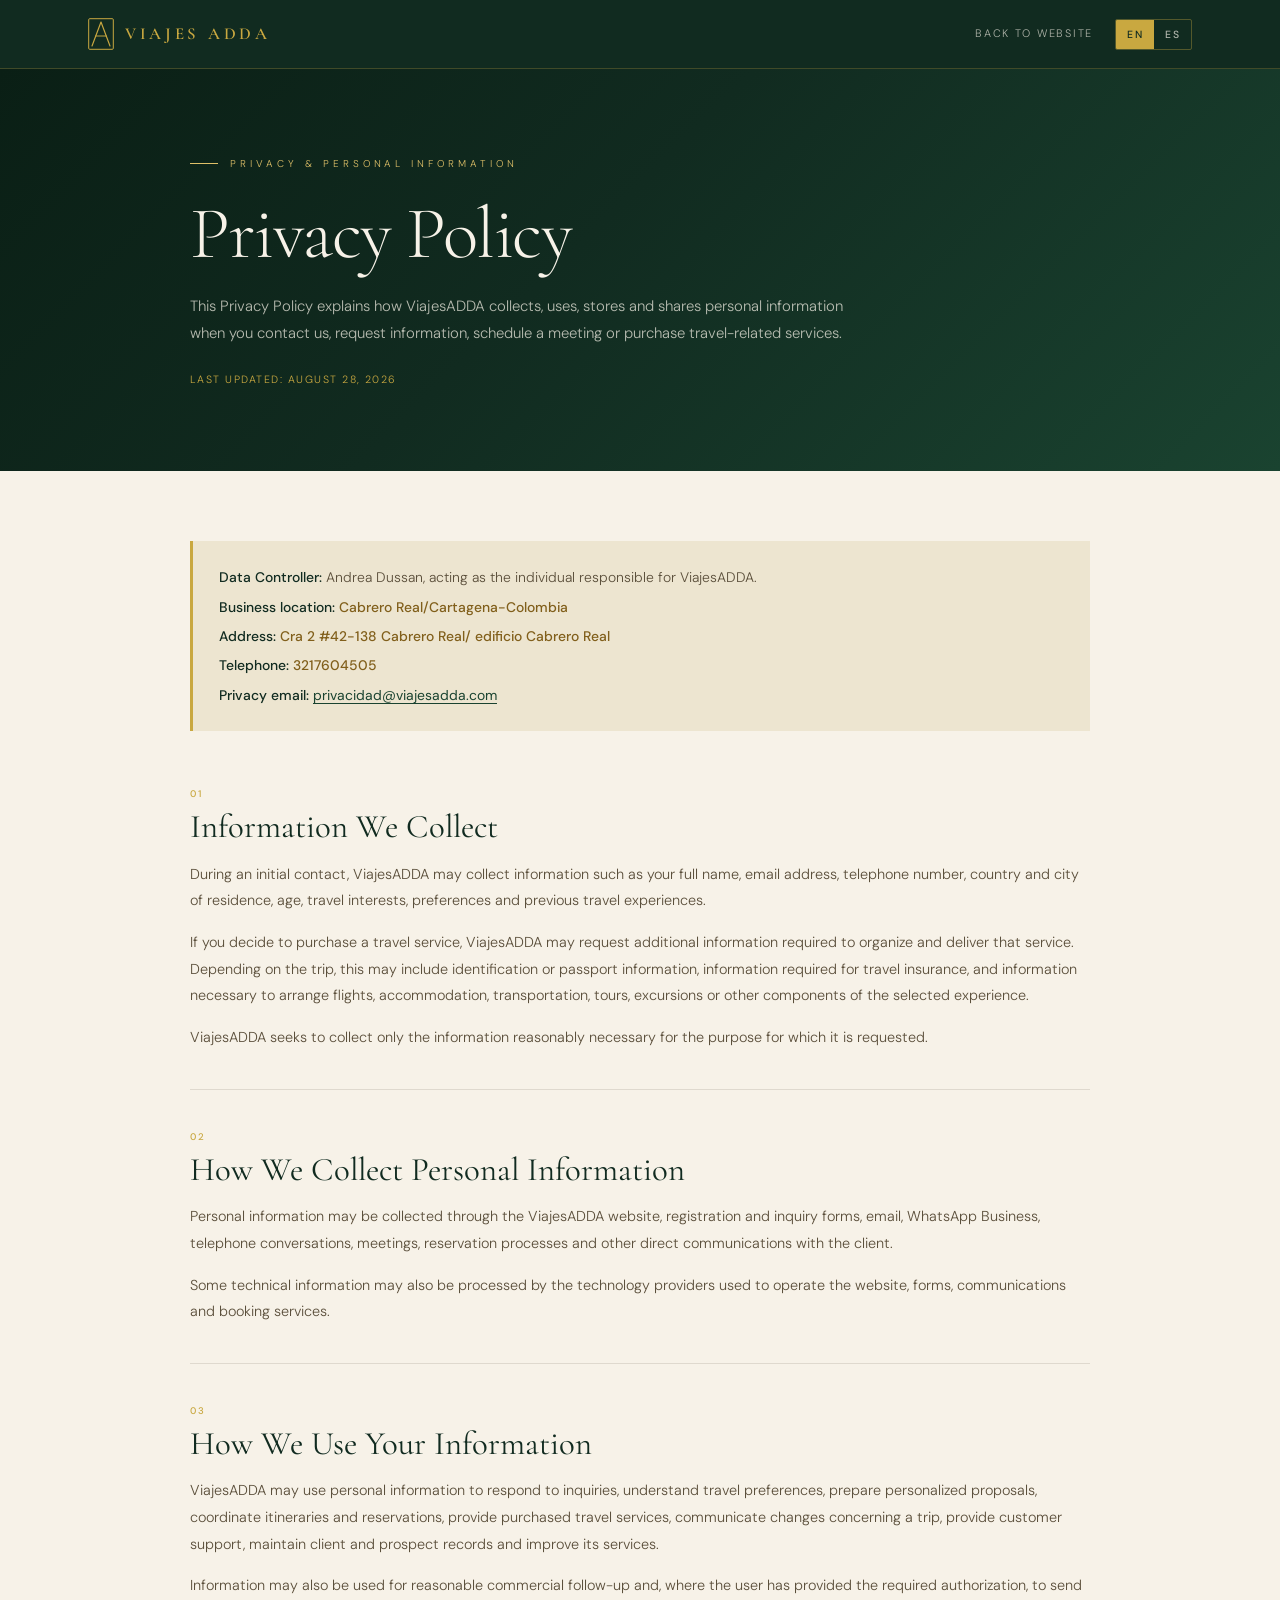
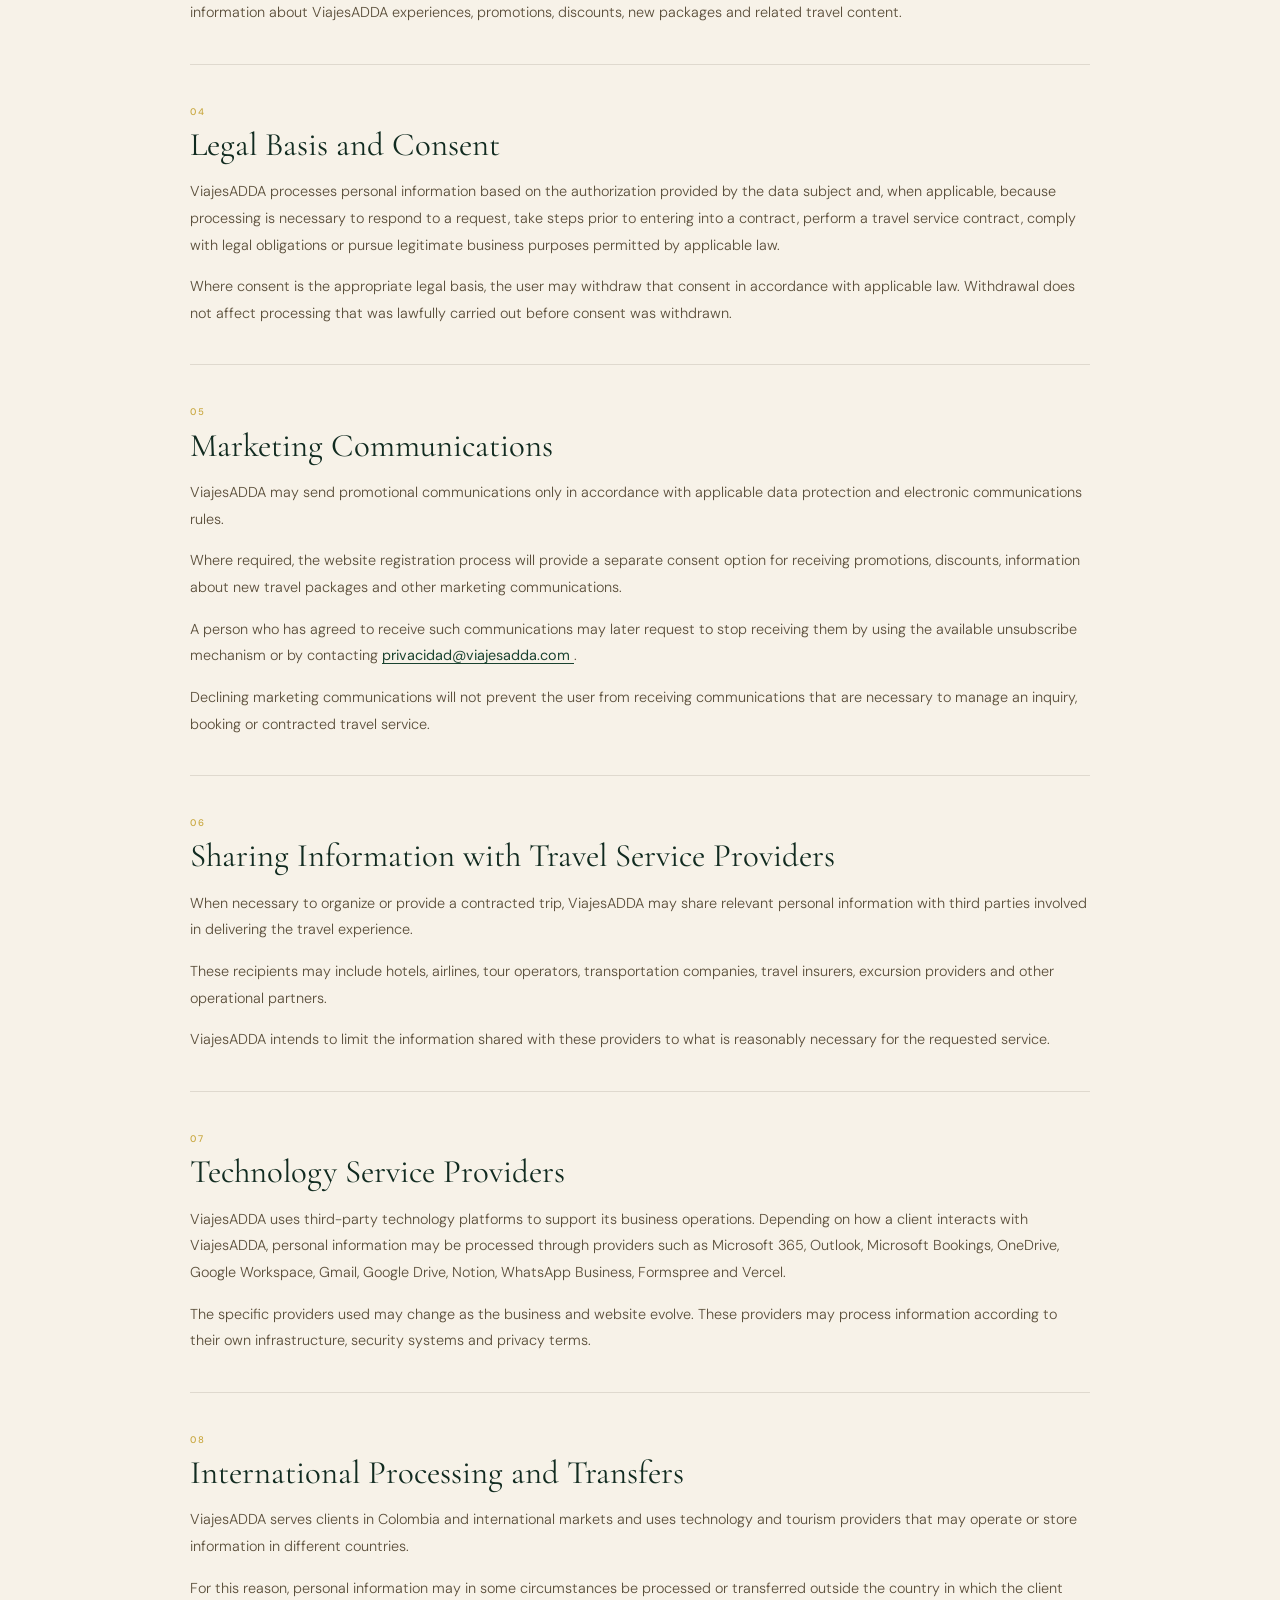
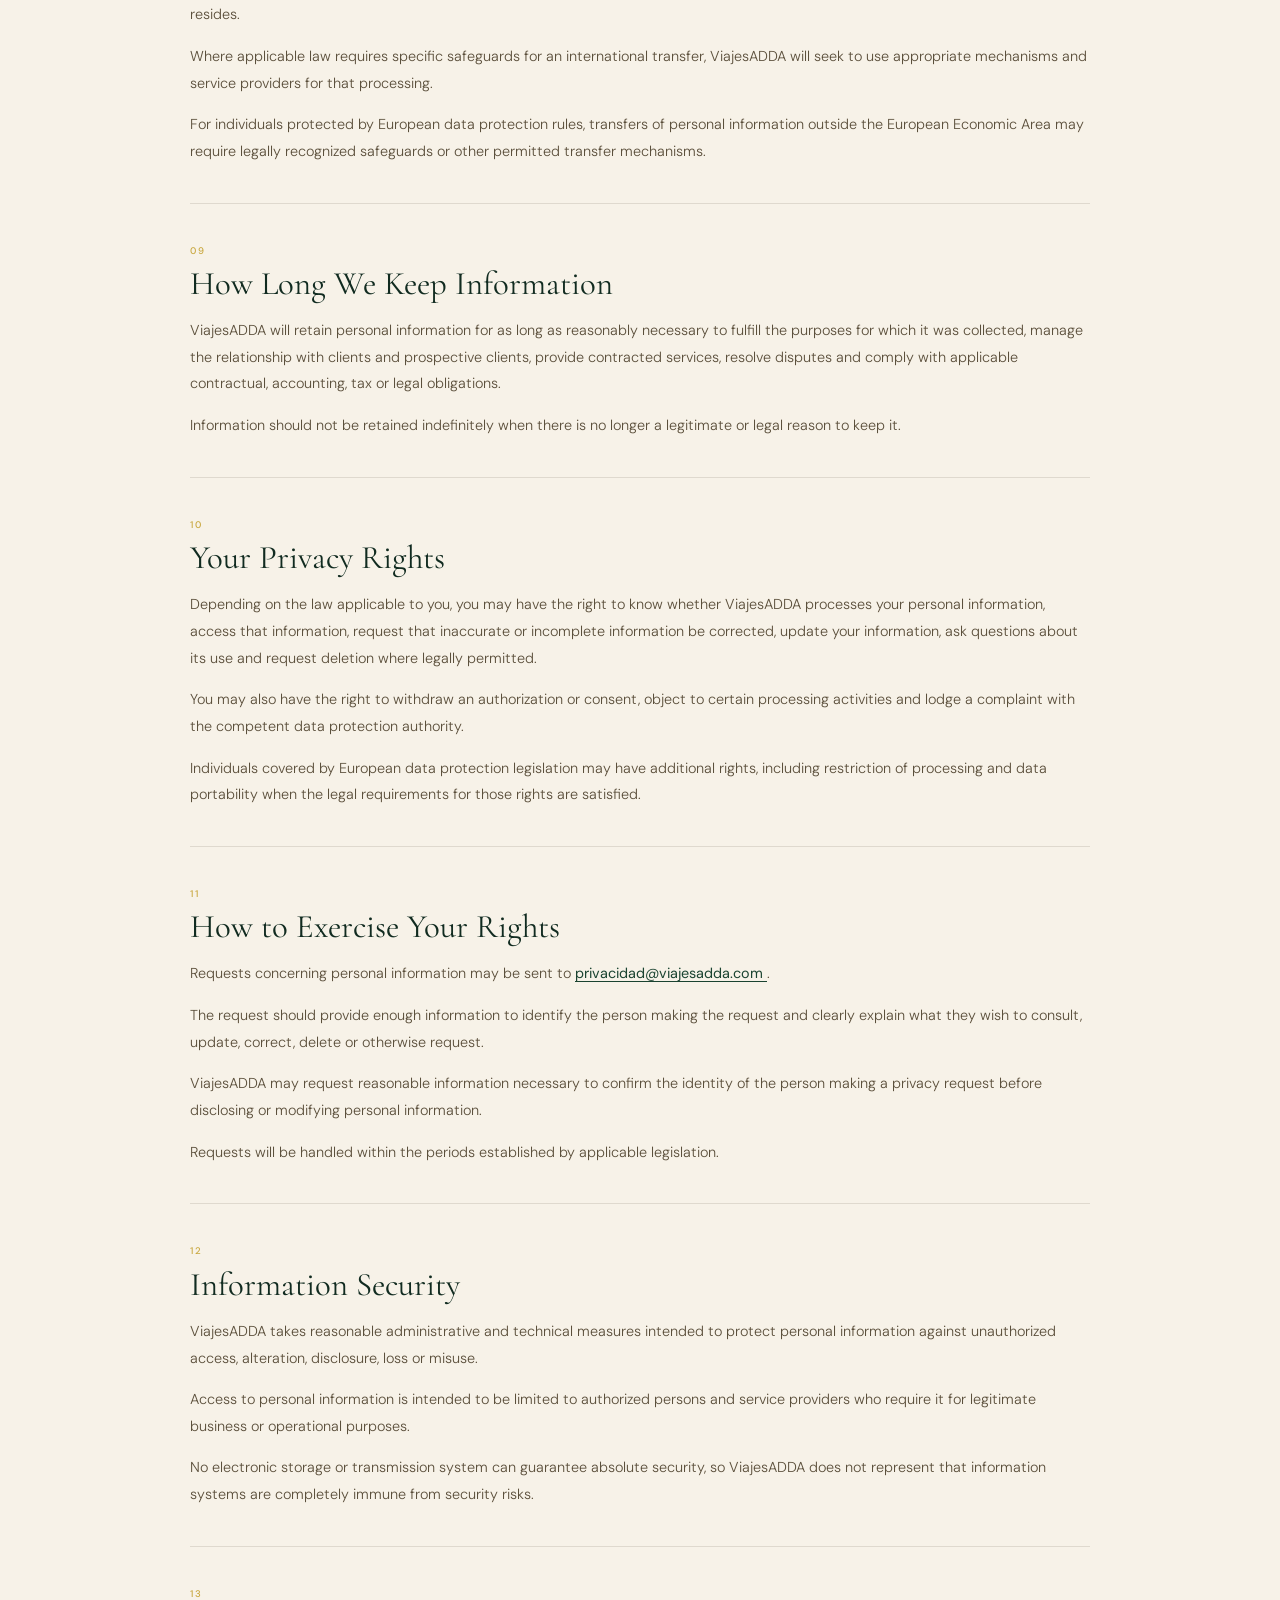
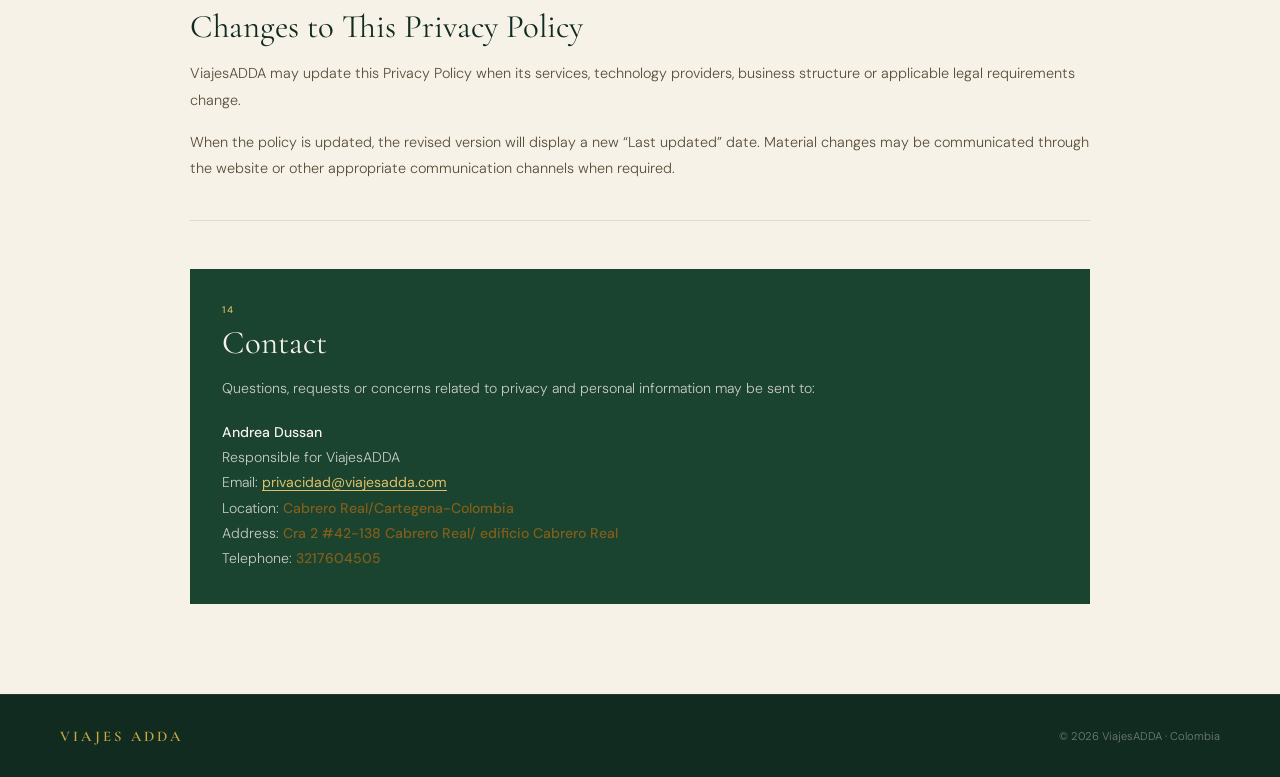
<file: privacy-policy.html>
<!DOCTYPE html>
<html lang="en">
<head>
  <meta charset="UTF-8">
  <meta name="viewport" content="width=device-width, initial-scale=1.0">

  <title>Privacy Policy — Viajes ADDA</title>

  <meta
    name="description"
    content="Privacy Policy of Viajes ADDA. Learn how we collect, use, store and protect personal information."
  >

  <meta name="theme-color" content="#112B20">

  <!-- Google Fonts used by the main Viajes ADDA website -->
  <link rel="preconnect" href="https://fonts.googleapis.com">
  <link rel="preconnect" href="https://fonts.gstatic.com" crossorigin>

  <link
    href="https://fonts.googleapis.com/css2?family=Cormorant+Garamond:ital,wght@0,300;0,400;0,600;1,300;1,400&family=DM+Sans:wght@300;400;500&display=swap"
    rel="stylesheet"
  >

  <style>
    :root {
      --dark-green: #112B20;
      --green: #1A4330;
      --medium-green: #2E6B4F;
      --gold: #C9A840;
      --light-gold: #DFC068;
      --cream: #F7F2E8;
      --warm-white: #EDE5D0;
      --text: #1A1208;
      --muted: #5A4E3A;
      --light-text: #8A7A60;
    }

    * {
      box-sizing: border-box;
      margin: 0;
      padding: 0;
    }

    html {
      scroll-behavior: smooth;
    }

    body {
      font-family: "DM Sans", sans-serif;
      background: var(--cream);
      color: var(--text);
      line-height: 1.8;
      font-weight: 300;
    }

    a {
      color: inherit;
    }

    /* HEADER */

    .topbar {
      background: var(--dark-green);
      border-bottom: 1px solid rgba(201, 168, 64, 0.25);
    }

    .topbar-inner {
      max-width: 1160px;
      margin: 0 auto;
      padding: 18px 28px;

      display: flex;
      align-items: center;
      justify-content: space-between;
      gap: 24px;
    }

    .brand {
      display: flex;
      align-items: center;
      gap: 11px;

      color: var(--gold);
      text-decoration: none;

      font-family: "Cormorant Garamond", serif;
      font-size: 1.05rem;
      font-weight: 600;
      letter-spacing: 0.22em;
      text-transform: uppercase;
    }

    .brand-mark {
      width: 26px;
      height: 32px;
      flex-shrink: 0;
    }

    .header-actions {
      display: flex;
      align-items: center;
      gap: 22px;
    }

    .home-link {
      color: rgba(247, 242, 232, 0.68);
      text-decoration: none;
      font-size: 0.68rem;
      letter-spacing: 0.16em;
      text-transform: uppercase;
      transition: color 0.25s ease;
    }

    .home-link:hover {
      color: var(--gold);
    }

    /* LANGUAGE SELECTOR */

    .language-switch {
      display: flex;
      align-items: center;

      border: 1px solid rgba(201, 168, 64, 0.36);
      border-radius: 2px;
      overflow: hidden;
    }

    .language-switch button {
      border: 0;
      background: transparent;
      color: rgba(247, 242, 232, 0.7);

      padding: 8px 11px;

      font-family: "DM Sans", sans-serif;
      font-size: 0.65rem;
      font-weight: 500;
      letter-spacing: 0.14em;

      cursor: pointer;
      transition: background 0.2s ease, color 0.2s ease;
    }

    .language-switch button.active {
      background: var(--gold);
      color: var(--dark-green);
    }

    .language-switch button:focus-visible {
      outline: 2px solid var(--light-gold);
      outline-offset: -2px;
    }

    /* HERO */

    .policy-hero {
      background:
        linear-gradient(
          135deg,
          #0a1f15 0%,
          var(--dark-green) 45%,
          var(--green) 100%
        );

      padding: 86px 28px 82px;
    }

    .policy-hero-inner {
      max-width: 900px;
      margin: 0 auto;
    }

    .eyebrow {
      display: flex;
      align-items: center;
      gap: 12px;

      margin-bottom: 22px;

      color: var(--light-gold);
      font-size: 0.62rem;
      letter-spacing: 0.4em;
      text-transform: uppercase;
    }

    .eyebrow::before {
      content: "";
      width: 28px;
      height: 1px;
      background: var(--light-gold);
    }

    h1 {
      color: var(--cream);

      font-family: "Cormorant Garamond", serif;
      font-size: clamp(2.7rem, 7vw, 4.6rem);
      font-weight: 300;
      line-height: 1.06;
      letter-spacing: -0.02em;

      margin-bottom: 20px;
    }

    .hero-description {
      max-width: 680px;

      color: rgba(247, 242, 232, 0.72);
      font-size: 0.93rem;
      line-height: 1.8;
    }

    .updated {
      margin-top: 24px;

      color: var(--gold);
      font-size: 0.66rem;
      letter-spacing: 0.14em;
      text-transform: uppercase;
    }

    /* MAIN CONTENT */

    main {
      padding: 70px 28px 90px;
    }

    .policy-wrapper {
      max-width: 900px;
      margin: 0 auto;
    }

    .controller-box {
      background: var(--warm-white);
      border-left: 3px solid var(--gold);

      padding: 24px 26px;
      margin-bottom: 54px;
    }

    .controller-box strong {
      color: var(--dark-green);
      font-weight: 500;
    }

    .controller-box p {
      color: var(--muted);
      font-size: 0.87rem;
      line-height: 1.75;
    }

    .controller-box p + p {
      margin-top: 5px;
    }

    .pending {
      color: #815f1b;
      font-weight: 500;
    }

    .policy-section {
      padding: 0 0 38px;
      margin-bottom: 38px;

      border-bottom: 1px solid rgba(90, 78, 58, 0.15);
    }

    .section-number {
      margin-bottom: 5px;

      color: var(--gold);
      font-size: 0.6rem;
      font-weight: 500;
      letter-spacing: 0.23em;
      text-transform: uppercase;
    }

    h2 {
      margin-bottom: 14px;

      color: var(--dark-green);

      font-family: "Cormorant Garamond", serif;
      font-size: clamp(1.6rem, 4vw, 2.05rem);
      font-weight: 400;
      line-height: 1.2;
    }

    .policy-section p {
      color: var(--muted);
      font-size: 0.9rem;
      line-height: 1.85;
    }

    .policy-section p + p {
      margin-top: 15px;
    }

    .policy-section ul {
      margin: 16px 0 0 20px;
    }

    .policy-section li {
      color: var(--muted);
      font-size: 0.9rem;
      line-height: 1.8;
      margin-bottom: 7px;
      padding-left: 5px;
    }

    .policy-section a,
    .controller-box a,
    .contact-card a {
      color: var(--green);
      font-weight: 400;
      text-underline-offset: 3px;
    }

    .contact-card {
      margin-top: 48px;
      padding: 32px;

      background: var(--green);
      color: var(--cream);
    }

    .contact-card .section-number {
      color: var(--light-gold);
    }

    .contact-card h2 {
      color: var(--cream);
    }

    .contact-card p {
      color: rgba(247, 242, 232, 0.78);
      font-size: 0.88rem;
      line-height: 1.8;
    }

    .contact-card strong {
      color: var(--cream);
      font-weight: 500;
    }

    .contact-card a {
      color: var(--light-gold);
    }

    /* FOOTER */

    footer {
      background: var(--dark-green);
      border-top: 1px solid rgba(201, 168, 64, 0.12);

      padding: 28px;
    }

    .footer-inner {
      max-width: 1160px;
      margin: 0 auto;

      display: flex;
      align-items: center;
      justify-content: space-between;
      gap: 20px;
      flex-wrap: wrap;
    }

    .footer-brand {
      color: var(--gold);

      font-family: "Cormorant Garamond", serif;
      font-size: 0.92rem;
      font-weight: 600;
      letter-spacing: 0.22em;
      text-transform: uppercase;
    }

    .footer-copy {
      color: rgba(247, 242, 232, 0.42);
      font-size: 0.7rem;
    }

    /* LANGUAGE VISIBILITY */

    [hidden] {
      display: none !important;
    }

    /* MOBILE */

    @media (max-width: 650px) {

      .topbar-inner {
        padding: 15px 18px;
      }

      .brand {
        font-size: 0.9rem;
        letter-spacing: 0.16em;
      }

      .home-link {
        display: none;
      }

      .header-actions {
        gap: 10px;
      }

      .policy-hero {
        padding: 64px 20px 60px;
      }

      main {
        padding: 48px 20px 68px;
      }

      .controller-box {
        padding: 20px;
      }

      .contact-card {
        padding: 25px 22px;
      }

      .footer-inner {
        flex-direction: column;
        align-items: flex-start;
      }
    }
  </style>
</head>

<body>

  <!-- HEADER -->
  <header class="topbar">
    <div class="topbar-inner">

      <a class="brand" href="index.html" aria-label="Viajes ADDA home">

        <svg
          class="brand-mark"
          viewBox="0 0 26 32"
          fill="none"
          aria-hidden="true"
        >
          <rect
            x=".7"
            y=".7"
            width="24.6"
            height="30.6"
            rx="1"
            stroke="#C9A840"
            stroke-width="1"
          />

          <path
            d="M13 4L22 28M13 4L4 28"
            stroke="#C9A840"
            stroke-width="1.15"
            stroke-linecap="round"
          />

          <path
            d="M7.5 18H18.5"
            stroke="#C9A840"
            stroke-width=".95"
            stroke-linecap="round"
          />
        </svg>

        <span>Viajes ADDA</span>
      </a>

      <div class="header-actions">

        <a class="home-link" href="index.html">
          Back to website
        </a>

        <div
          class="language-switch"
          aria-label="Select language"
        >
          <button
            type="button"
            id="btn-en"
            class="active"
            aria-pressed="true"
            onclick="setLanguage('en')"
          >
            EN
          </button>

          <button
            type="button"
            id="btn-es"
            aria-pressed="false"
            onclick="setLanguage('es')"
          >
            ES
          </button>
        </div>

      </div>
    </div>
  </header>


  <!-- =========================================================
       ENGLISH VERSION
       ========================================================= -->

  <div id="content-en">

    <section class="policy-hero">
      <div class="policy-hero-inner">

        <div class="eyebrow">
          Privacy &amp; Personal Information
        </div>

        <h1>Privacy Policy</h1>

        <p class="hero-description">
          This Privacy Policy explains how ViajesADDA collects, uses,
          stores and shares personal information when you contact us,
          request information, schedule a meeting or purchase
          travel-related services.
        </p>

        <p class="updated">
          Last updated: August 28, 2026
        </p>

      </div>
    </section>


    <main>
      <div class="policy-wrapper">

        <div class="controller-box">
          <p>
            <strong>Data Controller:</strong>
            Andrea Dussan, acting as the individual responsible for ViajesADDA.
          </p>

          <p>
            <strong>Business location:</strong>
            <span class="pending">Cabrero Real/Cartagena-Colombia</span>
          </p>

          <p>
            <strong>Address:</strong>
            <span class="pending">Cra 2 #42-138 Cabrero Real/ edificio Cabrero Real </span>
          </p>

          <p>
            <strong>Telephone:</strong>
            <span class="pending">3217604505</span>
          </p>

          <p>
            <strong>Privacy email:</strong>
            <a href="mailto:privacidad@viajesadda.com">
              privacidad@viajesadda.com
            </a>
          </p>
        </div>


        <section class="policy-section">
          <div class="section-number">01</div>
          <h2>Information We Collect</h2>

          <p>
            During an initial contact, ViajesADDA may collect information
            such as your full name, email address, telephone number,
            country and city of residence, age, travel interests,
            preferences and previous travel experiences.
          </p>

          <p>
            If you decide to purchase a travel service, ViajesADDA may
            request additional information required to organize and
            deliver that service. Depending on the trip, this may include
            identification or passport information, information required
            for travel insurance, and information necessary to arrange
            flights, accommodation, transportation, tours, excursions or
            other components of the selected experience.
          </p>

          <p>
            ViajesADDA seeks to collect only the information reasonably
            necessary for the purpose for which it is requested.
          </p>
        </section>


        <section class="policy-section">
          <div class="section-number">02</div>
          <h2>How We Collect Personal Information</h2>

          <p>
            Personal information may be collected through the ViajesADDA
            website, registration and inquiry forms, email, WhatsApp
            Business, telephone conversations, meetings, reservation
            processes and other direct communications with the client.
          </p>

          <p>
            Some technical information may also be processed by the
            technology providers used to operate the website, forms,
            communications and booking services.
          </p>
        </section>


        <section class="policy-section">
          <div class="section-number">03</div>
          <h2>How We Use Your Information</h2>

          <p>
            ViajesADDA may use personal information to respond to
            inquiries, understand travel preferences, prepare personalized
            proposals, coordinate itineraries and reservations, provide
            purchased travel services, communicate changes concerning a
            trip, provide customer support, maintain client and prospect
            records and improve its services.
          </p>

          <p>
            Information may also be used for reasonable commercial
            follow-up and, where the user has provided the required
            authorization, to send information about ViajesADDA
            experiences, promotions, discounts, new packages and related
            travel content.
          </p>
        </section>


        <section class="policy-section">
          <div class="section-number">04</div>
          <h2>Legal Basis and Consent</h2>

          <p>
            ViajesADDA processes personal information based on the
            authorization provided by the data subject and, when
            applicable, because processing is necessary to respond to a
            request, take steps prior to entering into a contract, perform
            a travel service contract, comply with legal obligations or
            pursue legitimate business purposes permitted by applicable
            law.
          </p>

          <p>
            Where consent is the appropriate legal basis, the user may
            withdraw that consent in accordance with applicable law.
            Withdrawal does not affect processing that was lawfully
            carried out before consent was withdrawn.
          </p>
        </section>


        <section class="policy-section">
          <div class="section-number">05</div>
          <h2>Marketing Communications</h2>

          <p>
            ViajesADDA may send promotional communications only in
            accordance with applicable data protection and electronic
            communications rules.
          </p>

          <p>
            Where required, the website registration process will provide
            a separate consent option for receiving promotions, discounts,
            information about new travel packages and other marketing
            communications.
          </p>

          <p>
            A person who has agreed to receive such communications may
            later request to stop receiving them by using the available
            unsubscribe mechanism or by contacting
            <a href="mailto:privacidad@viajesadda.com">
              privacidad@viajesadda.com
            </a>.
          </p>

          <p>
            Declining marketing communications will not prevent the user
            from receiving communications that are necessary to manage an
            inquiry, booking or contracted travel service.
          </p>
        </section>


        <section class="policy-section">
          <div class="section-number">06</div>
          <h2>Sharing Information with Travel Service Providers</h2>

          <p>
            When necessary to organize or provide a contracted trip,
            ViajesADDA may share relevant personal information with third
            parties involved in delivering the travel experience.
          </p>

          <p>
            These recipients may include hotels, airlines, tour operators,
            transportation companies, travel insurers, excursion
            providers and other operational partners.
          </p>

          <p>
            ViajesADDA intends to limit the information shared with these
            providers to what is reasonably necessary for the requested
            service.
          </p>
        </section>


        <section class="policy-section">
          <div class="section-number">07</div>
          <h2>Technology Service Providers</h2>

          <p>
            ViajesADDA uses third-party technology platforms to support
            its business operations. Depending on how a client interacts
            with ViajesADDA, personal information may be processed through
            providers such as Microsoft 365, Outlook, Microsoft Bookings,
            OneDrive, Google Workspace, Gmail, Google Drive, Notion,
            WhatsApp Business, Formspree and Vercel.
          </p>

          <p>
            The specific providers used may change as the business and
            website evolve. These providers may process information
            according to their own infrastructure, security systems and
            privacy terms.
          </p>
        </section>


        <section class="policy-section">
          <div class="section-number">08</div>
          <h2>International Processing and Transfers</h2>

          <p>
            ViajesADDA serves clients in Colombia and international
            markets and uses technology and tourism providers that may
            operate or store information in different countries.
          </p>

          <p>
            For this reason, personal information may in some
            circumstances be processed or transferred outside the country
            in which the client resides.
          </p>

          <p>
            Where applicable law requires specific safeguards for an
            international transfer, ViajesADDA will seek to use
            appropriate mechanisms and service providers for that
            processing.
          </p>

          <p>
            For individuals protected by European data protection rules,
            transfers of personal information outside the European
            Economic Area may require legally recognized safeguards or
            other permitted transfer mechanisms.
          </p>
        </section>


        <section class="policy-section">
          <div class="section-number">09</div>
          <h2>How Long We Keep Information</h2>

          <p>
            ViajesADDA will retain personal information for as long as
            reasonably necessary to fulfill the purposes for which it was
            collected, manage the relationship with clients and
            prospective clients, provide contracted services, resolve
            disputes and comply with applicable contractual, accounting,
            tax or legal obligations.
          </p>

          <p>
            Information should not be retained indefinitely when there is
            no longer a legitimate or legal reason to keep it.
          </p>
        </section>


        <section class="policy-section">
          <div class="section-number">10</div>
          <h2>Your Privacy Rights</h2>

          <p>
            Depending on the law applicable to you, you may have the right
            to know whether ViajesADDA processes your personal information,
            access that information, request that inaccurate or incomplete
            information be corrected, update your information, ask
            questions about its use and request deletion where legally
            permitted.
          </p>

          <p>
            You may also have the right to withdraw an authorization or
            consent, object to certain processing activities and lodge a
            complaint with the competent data protection authority.
          </p>

          <p>
            Individuals covered by European data protection legislation
            may have additional rights, including restriction of
            processing and data portability when the legal requirements
            for those rights are satisfied.
          </p>
        </section>


        <section class="policy-section">
          <div class="section-number">11</div>
          <h2>How to Exercise Your Rights</h2>

          <p>
            Requests concerning personal information may be sent to
            <a href="mailto:privacidad@viajesadda.com">
              privacidad@viajesadda.com
            </a>.
          </p>

          <p>
            The request should provide enough information to identify the
            person making the request and clearly explain what they wish
            to consult, update, correct, delete or otherwise request.
          </p>

          <p>
            ViajesADDA may request reasonable information necessary to
            confirm the identity of the person making a privacy request
            before disclosing or modifying personal information.
          </p>

          <p>
            Requests will be handled within the periods established by
            applicable legislation.
          </p>
        </section>


        <section class="policy-section">
          <div class="section-number">12</div>
          <h2>Information Security</h2>

          <p>
            ViajesADDA takes reasonable administrative and technical
            measures intended to protect personal information against
            unauthorized access, alteration, disclosure, loss or misuse.
          </p>

          <p>
            Access to personal information is intended to be limited to
            authorized persons and service providers who require it for
            legitimate business or operational purposes.
          </p>

          <p>
            No electronic storage or transmission system can guarantee
            absolute security, so ViajesADDA does not represent that
            information systems are completely immune from security risks.
          </p>
        </section>


        <section class="policy-section">
          <div class="section-number">13</div>
          <h2>Changes to This Privacy Policy</h2>

          <p>
            ViajesADDA may update this Privacy Policy when its services,
            technology providers, business structure or applicable legal
            requirements change.
          </p>

          <p>
            When the policy is updated, the revised version will display
            a new “Last updated” date. Material changes may be communicated
            through the website or other appropriate communication
            channels when required.
          </p>
        </section>


        <section class="contact-card">
          <div class="section-number">14</div>
          <h2>Contact</h2>

          <p>
            Questions, requests or concerns related to privacy and
            personal information may be sent to:
          </p>

          <p style="margin-top: 18px;">
            <strong>Andrea Dussan</strong><br>
            Responsible for ViajesADDA<br>

            Email:
            <a href="mailto:privacidad@viajesadda.com">
              privacidad@viajesadda.com
            </a><br>

            Location:
            <span class="pending">Cabrero Real/Cartegena-Colombia</span><br>

            Address:
            <span class="pending">Cra 2 #42-138 Cabrero Real/ edificio Cabrero Real</span><br>

            Telephone:
            <span class="pending">3217604505</span>
          </p>
        </section>

      </div>
    </main>

  </div>


  <!-- =========================================================
       SPANISH VERSION
       ========================================================= -->

  <div id="content-es" hidden>

    <section class="policy-hero">
      <div class="policy-hero-inner">

        <div class="eyebrow">
          Privacidad y Datos Personales
        </div>

        <h1>Política de Privacidad</h1>

        <p class="hero-description">
          Esta Política de Privacidad explica cómo ViajesADDA recopila,
          utiliza, conserva y comparte los datos personales cuando una
          persona se comunica con nosotros, solicita información, agenda
          una reunión o contrata servicios relacionados con viajes.
        </p>

        <p class="updated">
          Última actualización: 28 de agosto de 2026
        </p>

      </div>
    </section>


    <main>
      <div class="policy-wrapper">

        <div class="controller-box">

          <p>
            <strong>Responsable del tratamiento:</strong>
            Andrea Dussan, actuando como persona natural responsable de
            ViajesADDA.
          </p>

          <p>
            <strong>Domicilio:</strong>
            <span class="pending">Pendiente de confirmar</span>
          </p>

          <p>
            <strong>Dirección:</strong>
            <span class="pending">Pendiente de confirmar</span>
          </p>

          <p>
            <strong>Teléfono:</strong>
            <span class="pending">Pendiente de confirmar</span>
          </p>

          <p>
            <strong>Correo de privacidad:</strong>
            <a href="mailto:privacidad@viajesadda.com">
              privacidad@viajesadda.com
            </a>
          </p>

        </div>


        <section class="policy-section">
          <div class="section-number">01</div>
          <h2>Información que recopilamos</h2>

          <p>
            Durante el primer contacto, ViajesADDA podrá recopilar datos
            como nombre completo, correo electrónico, número de teléfono,
            país y ciudad de residencia, edad, intereses de viaje,
            preferencias y experiencias previas.
          </p>

          <p>
            Si el cliente decide contratar un servicio de viaje,
            ViajesADDA podrá solicitar información adicional necesaria
            para organizar y prestar el servicio. Dependiendo del viaje,
            esto podrá incluir información de identificación o pasaporte,
            datos necesarios para seguros de viaje e información requerida
            para gestionar vuelos, alojamiento, transporte, excursiones u
            otros componentes de la experiencia contratada.
          </p>

          <p>
            ViajesADDA procurará solicitar únicamente los datos
            razonablemente necesarios para la finalidad informada.
          </p>
        </section>


        <section class="policy-section">
          <div class="section-number">02</div>
          <h2>Cómo recopilamos los datos</h2>

          <p>
            Los datos podrán ser recopilados mediante el sitio web de
            ViajesADDA, formularios de registro o contacto, correo
            electrónico, WhatsApp Business, conversaciones telefónicas,
            reuniones, procesos de reserva y otras comunicaciones directas
            con el cliente.
          </p>

          <p>
            Determinada información técnica también podrá ser procesada
            por los proveedores tecnológicos utilizados para operar la
            página web, los formularios, las comunicaciones y los sistemas
            de reserva.
          </p>
        </section>


        <section class="policy-section">
          <div class="section-number">03</div>
          <h2>Para qué utilizamos los datos</h2>

          <p>
            ViajesADDA podrá utilizar los datos personales para responder
            consultas, conocer las preferencias de viaje, diseñar
            propuestas personalizadas, coordinar itinerarios y reservas,
            prestar los servicios contratados, informar sobre cambios
            relacionados con un viaje, atender al cliente, mantener
            registros de clientes y prospectos y mejorar sus servicios.
          </p>

          <p>
            Los datos también podrán utilizarse para seguimiento comercial
            razonable y, cuando exista la autorización correspondiente,
            para enviar información sobre experiencias de ViajesADDA,
            promociones, descuentos, nuevos paquetes y contenidos
            relacionados con viajes.
          </p>
        </section>


        <section class="policy-section">
          <div class="section-number">04</div>
          <h2>Autorización y bases del tratamiento</h2>

          <p>
            ViajesADDA tratará los datos personales de acuerdo con la
            autorización otorgada por su titular y, cuando corresponda,
            cuando el tratamiento sea necesario para responder una
            solicitud, realizar actuaciones previas a un contrato,
            ejecutar un servicio turístico contratado, atender
            obligaciones legales o desarrollar finalidades empresariales
            permitidas por la legislación aplicable.
          </p>

          <p>
            Cuando el tratamiento dependa del consentimiento, el titular
            podrá retirarlo en los casos permitidos por la ley, sin
            afectar los tratamientos realizados legítimamente antes de su
            retiro.
          </p>
        </section>


        <section class="policy-section">
          <div class="section-number">05</div>
          <h2>Comunicaciones comerciales</h2>

          <p>
            ViajesADDA podrá enviar comunicaciones promocionales de acuerdo
            con las normas aplicables sobre protección de datos y
            comunicaciones comerciales.
          </p>

          <p>
            Cuando sea requerido, el proceso de registro de la página web
            tendrá una casilla independiente de autorización para recibir
            promociones, descuentos, nuevos paquetes y otras comunicaciones
            de carácter comercial.
          </p>

          <p>
            El usuario podrá solicitar posteriormente dejar de recibir
            estas comunicaciones escribiendo a
            <a href="mailto:privacidad@viajesadda.com">
              privacidad@viajesadda.com
            </a>.
          </p>

          <p>
            El retiro de la autorización para recibir publicidad no
            impedirá el envío de mensajes necesarios para responder una
            consulta, gestionar una reserva o prestar un servicio ya
            contratado.
          </p>
        </section>


        <section class="policy-section">
          <div class="section-number">06</div>
          <h2>Información compartida con proveedores turísticos</h2>

          <p>
            Cuando resulte necesario para organizar o ejecutar un viaje
            contratado, ViajesADDA podrá compartir determinados datos con
            terceros que participen en la prestación de la experiencia.
          </p>

          <p>
            Entre ellos podrán encontrarse hoteles, aerolíneas, operadores
            turísticos, empresas de transporte, aseguradoras de viaje,
            proveedores de excursiones y otros aliados operativos.
          </p>

          <p>
            La información compartida se limitará, en lo posible, a
            aquella necesaria para prestar el servicio solicitado.
          </p>
        </section>


        <section class="policy-section">
          <div class="section-number">07</div>
          <h2>Proveedores tecnológicos</h2>

          <p>
            ViajesADDA utiliza plataformas tecnológicas de terceros para
            apoyar su operación. Dependiendo de la interacción del cliente
            con ViajesADDA, los datos podrán ser procesados mediante
            servicios como Microsoft 365, Outlook, Microsoft Bookings,
            OneDrive, Google Workspace, Gmail, Google Drive, Notion,
            WhatsApp Business, Formspree y Vercel.
          </p>

          <p>
            Estos proveedores pueden cambiar a medida que evolucionen el
            negocio y la página web. Cada proveedor puede procesar
            información mediante su propia infraestructura, sistemas de
            seguridad y condiciones de privacidad.
          </p>
        </section>


        <section class="policy-section">
          <div class="section-number">08</div>
          <h2>Tratamiento y transferencias internacionales</h2>

          <p>
            ViajesADDA atiende clientes en Colombia y en mercados
            internacionales y utiliza proveedores tecnológicos y
            turísticos que pueden operar o almacenar información en
            diferentes países.
          </p>

          <p>
            Por esta razón, en determinadas circunstancias los datos
            personales podrán ser tratados o transferidos fuera del país
            de residencia del titular.
          </p>

          <p>
            Cuando la legislación aplicable exija mecanismos específicos
            para una transferencia internacional, ViajesADDA procurará
            utilizar los instrumentos y proveedores apropiados para ese
            tratamiento.
          </p>
        </section>


        <section class="policy-section">
          <div class="section-number">09</div>
          <h2>Conservación de la información</h2>

          <p>
            ViajesADDA conservará los datos durante el tiempo
            razonablemente necesario para cumplir las finalidades para las
            cuales fueron recopilados, gestionar la relación con clientes
            y prospectos, prestar servicios contratados, resolver posibles
            controversias y atender obligaciones contractuales, contables,
            tributarias o legales.
          </p>

          <p>
            Los datos no deberán conservarse indefinidamente cuando haya
            desaparecido la finalidad y no exista una obligación o
            justificación legal para mantenerlos.
          </p>
        </section>


        <section class="policy-section">
          <div class="section-number">10</div>
          <h2>Derechos de los titulares</h2>

          <p>
            De acuerdo con la legislación que resulte aplicable, el
            titular podrá consultar sus datos, conocer el uso que se les
            ha dado, solicitar su actualización o rectificación cuando
            sean inexactos o incompletos y, en los casos permitidos
            legalmente, solicitar su supresión o revocar una autorización.
          </p>

          <p>
            También podrá presentar consultas o reclamos relacionados con
            el tratamiento de sus datos y acudir ante la autoridad
            competente cuando considere vulnerados sus derechos.
          </p>

          <p>
            Cuando resulte aplicable la legislación europea, podrán existir
            derechos adicionales, entre ellos la oposición a determinados
            tratamientos, la limitación del tratamiento y la portabilidad
            de los datos.
          </p>
        </section>


        <section class="policy-section">
          <div class="section-number">11</div>
          <h2>Cómo ejercer sus derechos</h2>

          <p>
            Las consultas, solicitudes o reclamos relacionados con datos
            personales podrán enviarse a
            <a href="mailto:privacidad@viajesadda.com">
              privacidad@viajesadda.com
            </a>.
          </p>

          <p>
            La solicitud deberá proporcionar información suficiente para
            identificar al titular y explicar con claridad qué desea
            consultar, actualizar, corregir, eliminar o solicitar.
          </p>

          <p>
            ViajesADDA podrá solicitar información razonable para verificar
            la identidad de la persona antes de revelar o modificar datos
            personales.
          </p>

          <p>
            Las solicitudes serán atendidas dentro de los términos
            previstos por la legislación aplicable.
          </p>
        </section>


        <section class="policy-section">
          <div class="section-number">12</div>
          <h2>Seguridad de la información</h2>

          <p>
            ViajesADDA adoptará medidas administrativas y técnicas
            razonables destinadas a proteger los datos personales frente
            a accesos no autorizados, alteración, divulgación, pérdida o
            uso indebido.
          </p>

          <p>
            El acceso a la información estará limitado al personal y
            proveedores autorizados que la requieran para finalidades
            legítimas relacionadas con la operación del negocio o la
            prestación del servicio.
          </p>

          <p>
            Ningún sistema electrónico puede garantizar una seguridad
            absoluta, por lo que ViajesADDA no afirma que sus sistemas
            estén completamente libres de riesgos.
          </p>
        </section>


        <section class="policy-section">
          <div class="section-number">13</div>
          <h2>Cambios en esta Política</h2>

          <p>
            ViajesADDA podrá actualizar esta Política cuando cambien sus
            servicios, proveedores tecnológicos, estructura empresarial o
            las normas aplicables.
          </p>

          <p>
            Cuando se realice una actualización, la página indicará la
            nueva fecha de última actualización. Cuando corresponda, los
            cambios que tengan una incidencia relevante podrán comunicarse
            mediante la página web u otros medios apropiados.
          </p>
        </section>


        <section class="contact-card">
          <div class="section-number">14</div>
          <h2>Contacto</h2>

          <p>
            Para preguntas, consultas o solicitudes relacionadas con
            privacidad y tratamiento de datos:
          </p>

          <p style="margin-top: 18px;">
            <strong>Andrea Dussan</strong><br>
            Responsable de ViajesADDA<br>

            Correo:
            <a href="mailto:privacidad@viajesadda.com">
              privacidad@viajesadda.com
            </a><br>

            Domicilio:
            <span class="pending">Cabrero Real</span><br>

            Dirección:
            <span class="pending">Cra 2 #42-138 Cabrero Real/ edificio Cabrero Real</span><br>

            Teléfono:
            <span class="pending">3217604505</span>
          </p>
        </section>

      </div>
    </main>

  </div>


  <!-- FOOTER -->
  <footer>
    <div class="footer-inner">

      <div class="footer-brand">
        Viajes ADDA
      </div>

      <div class="footer-copy">
        © 2026 ViajesADDA · Colombia
      </div>

    </div>
  </footer>


  <!-- LANGUAGE SWITCH -->
  <script>
    function setLanguage(language) {

      const englishContent = document.getElementById("content-en");
      const spanishContent = document.getElementById("content-es");

      const englishButton = document.getElementById("btn-en");
      const spanishButton = document.getElementById("btn-es");

      if (language === "es") {

        englishContent.hidden = true;
        spanishContent.hidden = false;

        englishButton.classList.remove("active");
        spanishButton.classList.add("active");

        englishButton.setAttribute("aria-pressed", "false");
        spanishButton.setAttribute("aria-pressed", "true");

        document.documentElement.lang = "es";

        document.title = "Política de Privacidad — Viajes ADDA";

      } else {

        englishContent.hidden = false;
        spanishContent.hidden = true;

        englishButton.classList.add("active");
        spanishButton.classList.remove("active");

        englishButton.setAttribute("aria-pressed", "true");
        spanishButton.setAttribute("aria-pressed", "false");

        document.documentElement.lang = "en";

        document.title = "Privacy Policy — Viajes ADDA";
      }

      window.scrollTo({
        top: 0,
        behavior: "smooth"
      });
    }
  </script>

</body>
</html>
</file>
